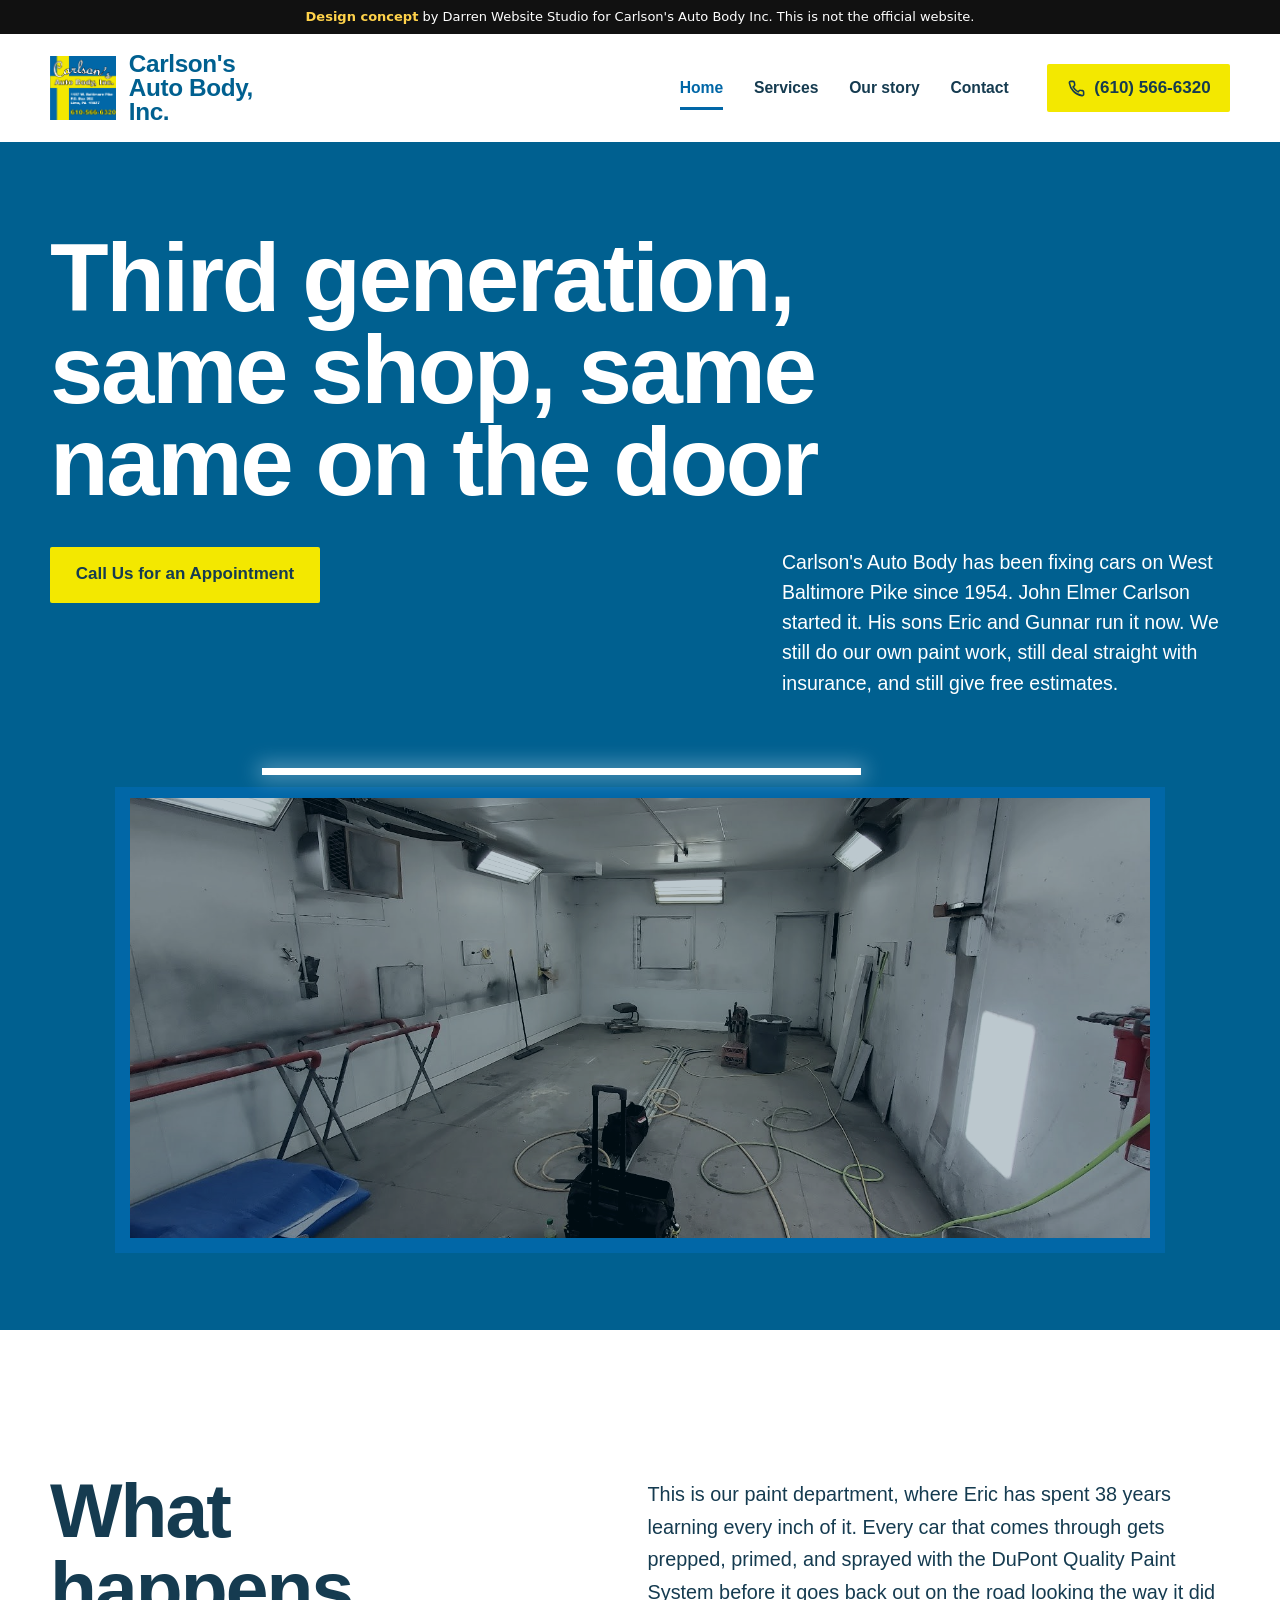
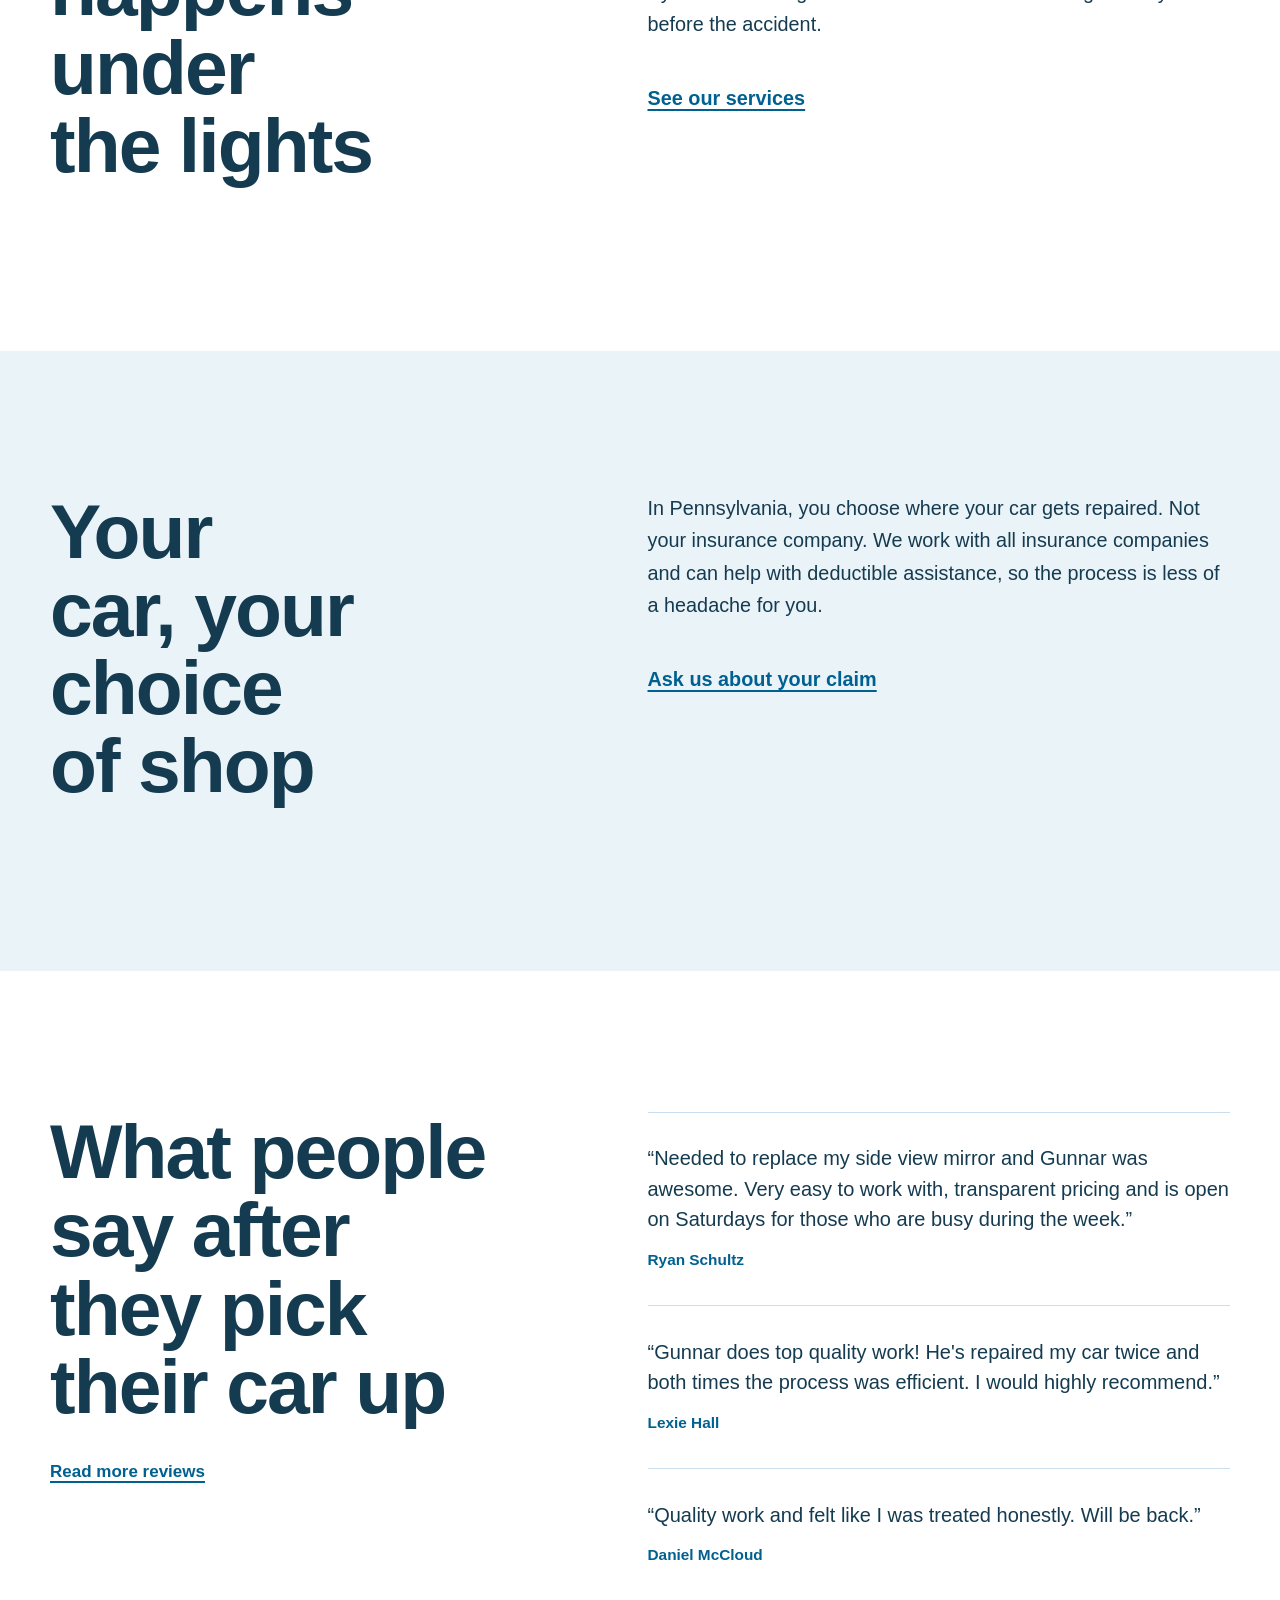
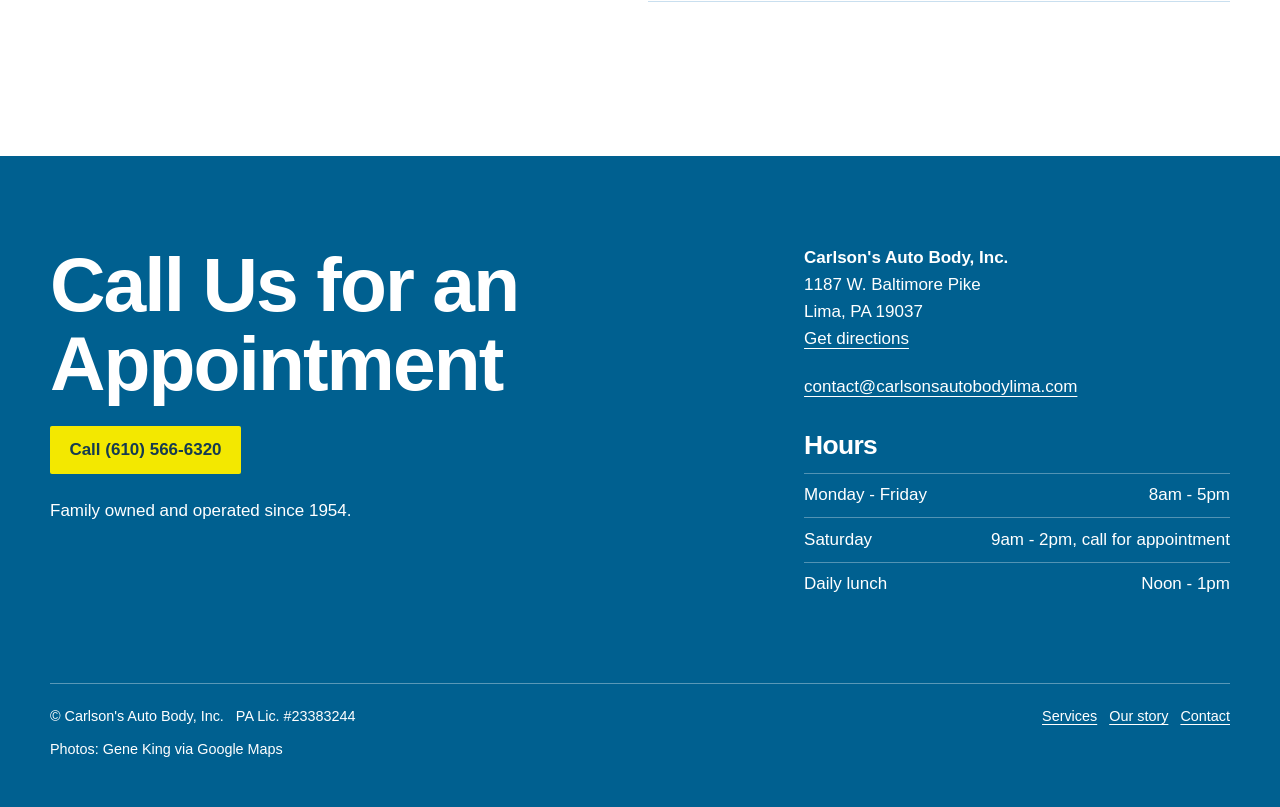
<file: index.html>
<!doctype html>
<html lang="en">
<head>
  <meta charset="utf-8">
  <meta name="viewport" content="width=device-width, initial-scale=1">
  <meta name="robots" content="noindex, nofollow">
  <meta name="theme-color" content="#006090">
  <meta name="description" content="Family owned collision repair shop in Lima, PA since 1954. Free estimates, DuPont paint system, all makes and models. Call (610) 566-6320.">
  <title>Carlson's Auto Body | Collision Repair in Lima, PA Since 1954</title>
  <link rel="preconnect" href="https://fonts.googleapis.com">
  <link rel="preconnect" href="https://fonts.gstatic.com" crossorigin>
  <link rel="stylesheet" href="styles.css">
  <script src="main.js" defer></script>
</head>
<body>
  <div id="concept-banner" style="background:#111;color:#fff;font:13px/1.4 system-ui,sans-serif;text-align:center;padding:8px 16px;position:relative;z-index:99"><b style="color:#ffd24a">Design concept</b> by Darren Website Studio for Carlson&#x27;s Auto Body Inc. This is not the official website.</div>
  <a class="skip-link" href="#main">Skip to content</a>

  <header class="site-header">
    <div class="container header-inner">
      <a class="brand" href="index.html" aria-label="Carlson's Auto Body, home">
        <img src="assets/logo-1.png" width="277" height="269" alt="Carlson's Auto Body, Inc. logo">
        <span class="brand-name">Carlson's Auto Body, Inc.</span>
      </a>

      <nav class="site-nav" aria-label="Main navigation">
        <a href="index.html" aria-current="page">Home</a>
        <a href="services.html">Services</a>
        <a href="story.html">Our story</a>
        <a href="contact.html">Contact</a>
      </nav>

      <a class="header-call" href="tel:610-566-6320" aria-label="Call Carlson's Auto Body at (610) 566-6320">
        <svg viewBox="0 0 24 24" aria-hidden="true">
          <path d="M21 16.5v2.7a1.8 1.8 0 0 1-2 1.8A18.7 18.7 0 0 1 3 5a1.8 1.8 0 0 1 1.8-2H7.5a1.8 1.8 0 0 1 1.8 1.5l.4 2.6a1.8 1.8 0 0 1-.5 1.6L7.7 10a15 15 0 0 0 6.3 6.3l1.3-1.5a1.8 1.8 0 0 1 1.6-.5l2.6.4a1.8 1.8 0 0 1 1.5 1.8Z"/>
        </svg>
        <span class="call-number">(610) 566-6320</span>
        <span class="call-short">Call us</span>
      </a>
    </div>
  </header>

  <main id="main">
    <section class="hero" aria-labelledby="home-heading">
      <div class="container hero-grid">
        <h1 id="home-heading">Third generation, same shop, same name on the door</h1>

        <div class="hero-action">
          <a class="button" href="tel:610-566-6320">Call Us for an Appointment</a>
        </div>

        <p class="hero-intro">Carlson's Auto Body has been fixing cars on West Baltimore Pike since 1954. John Elmer Carlson started it. His sons Eric and Gunnar run it now. We still do our own paint work, still deal straight with insurance, and still give free estimates.</p>

        <figure class="workstage">
          <div class="workstage-image">
            <img src="assets/google-1.jpg" width="1600" height="900" alt="The lit paint workspace at Carlson's Auto Body, with preparation stands and equipment.">
          </div>
        </figure>
      </div>
    </section>

    <section class="section workspace-section" aria-labelledby="workspace-heading">
      <div class="container split-section">
        <h2 class="section-title" id="workspace-heading">What happens under the lights</h2>
        <div class="section-copy">
          <p>This is our paint department, where Eric has spent 38 years learning every inch of it. Every car that comes through gets prepped, primed, and sprayed with the DuPont Quality Paint System before it goes back out on the road looking the way it did before the accident.</p>
          <a class="text-link" href="services.html">See our services</a>
        </div>
      </div>
    </section>

    <section class="section insurance-section" aria-labelledby="insurance-heading">
      <div class="container split-section">
        <h2 class="section-title" id="insurance-heading">Your car, your choice of shop</h2>
        <div class="section-copy">
          <p>In Pennsylvania, you choose where your car gets repaired. Not your insurance company. We work with all insurance companies and can help with deductible assistance, so the process is less of a headache for you.</p>
          <a class="text-link" href="tel:610-566-6320">Ask us about your claim</a>
        </div>
      </div>
    </section>

    <section class="section reviews-section" aria-labelledby="reviews-heading">
      <div class="container reviews-layout">
        <div class="reviews-intro">
          <h2 class="section-title" id="reviews-heading">What people say after they pick their car up</h2>
          <a class="text-link" href="contact.html">Read more reviews</a>
        </div>

        <div class="review-list">
          <blockquote class="review">
            <p>“Needed to replace my side view mirror and Gunnar was awesome. Very easy to work with, transparent pricing and is open on Saturdays for those who are busy during the week.”</p>
            <cite>Ryan Schultz</cite>
          </blockquote>

          <blockquote class="review">
            <p>“Gunnar does top quality work! He's repaired my car twice and both times the process was efficient. I would highly recommend.”</p>
            <cite>Lexie Hall</cite>
          </blockquote>

          <blockquote class="review">
            <p>“Quality work and felt like I was treated honestly. Will be back.”</p>
            <cite>Daniel McCloud</cite>
          </blockquote>
        </div>
      </div>
    </section>
  </main>

  <footer class="site-footer">
    <div class="container">
      <div class="footer-main">
        <div>
          <h2 class="footer-heading">Call Us for an Appointment</h2>
          <a class="button" href="tel:610-566-6320">Call (610) 566-6320</a>
          <p>Family owned and operated since 1954.</p>
        </div>

        <div class="footer-details">
          <p><strong>Carlson's Auto Body, Inc.</strong><br>
            1187 W. Baltimore Pike<br>
            Lima, PA 19037<br>
            <a href="https://www.google.com/maps/search/?api=1&amp;query=1187+W+Baltimore+Pike%2C+Lima%2C+PA+19037%2C+USA">Get directions</a>
          </p>
          <p><a href="mailto:contact@carlsonsautobodylima.com">contact@carlsonsautobodylima.com</a></p>

          <div class="footer-hours">
            <h3>Hours</h3>
            <dl class="hours-list">
              <div><dt>Monday - Friday</dt><dd>8am - 5pm</dd></div>
              <div><dt>Saturday</dt><dd>9am - 2pm, call for appointment</dd></div>
              <div><dt>Daily lunch</dt><dd>Noon - 1pm</dd></div>
            </dl>
          </div>
        </div>
      </div>

      <div class="footer-bottom">
        <p>© Carlson's Auto Body, Inc. &nbsp; PA Lic. #23383244</p>
        <p><a href="services.html">Services</a> &nbsp; <a href="story.html">Our story</a> &nbsp; <a href="contact.html">Contact</a></p>
      </div>
      <p class="photo-credits">Photos: Gene King via Google Maps</p>
    </div>
  </footer>
</body>
</html>
</file>
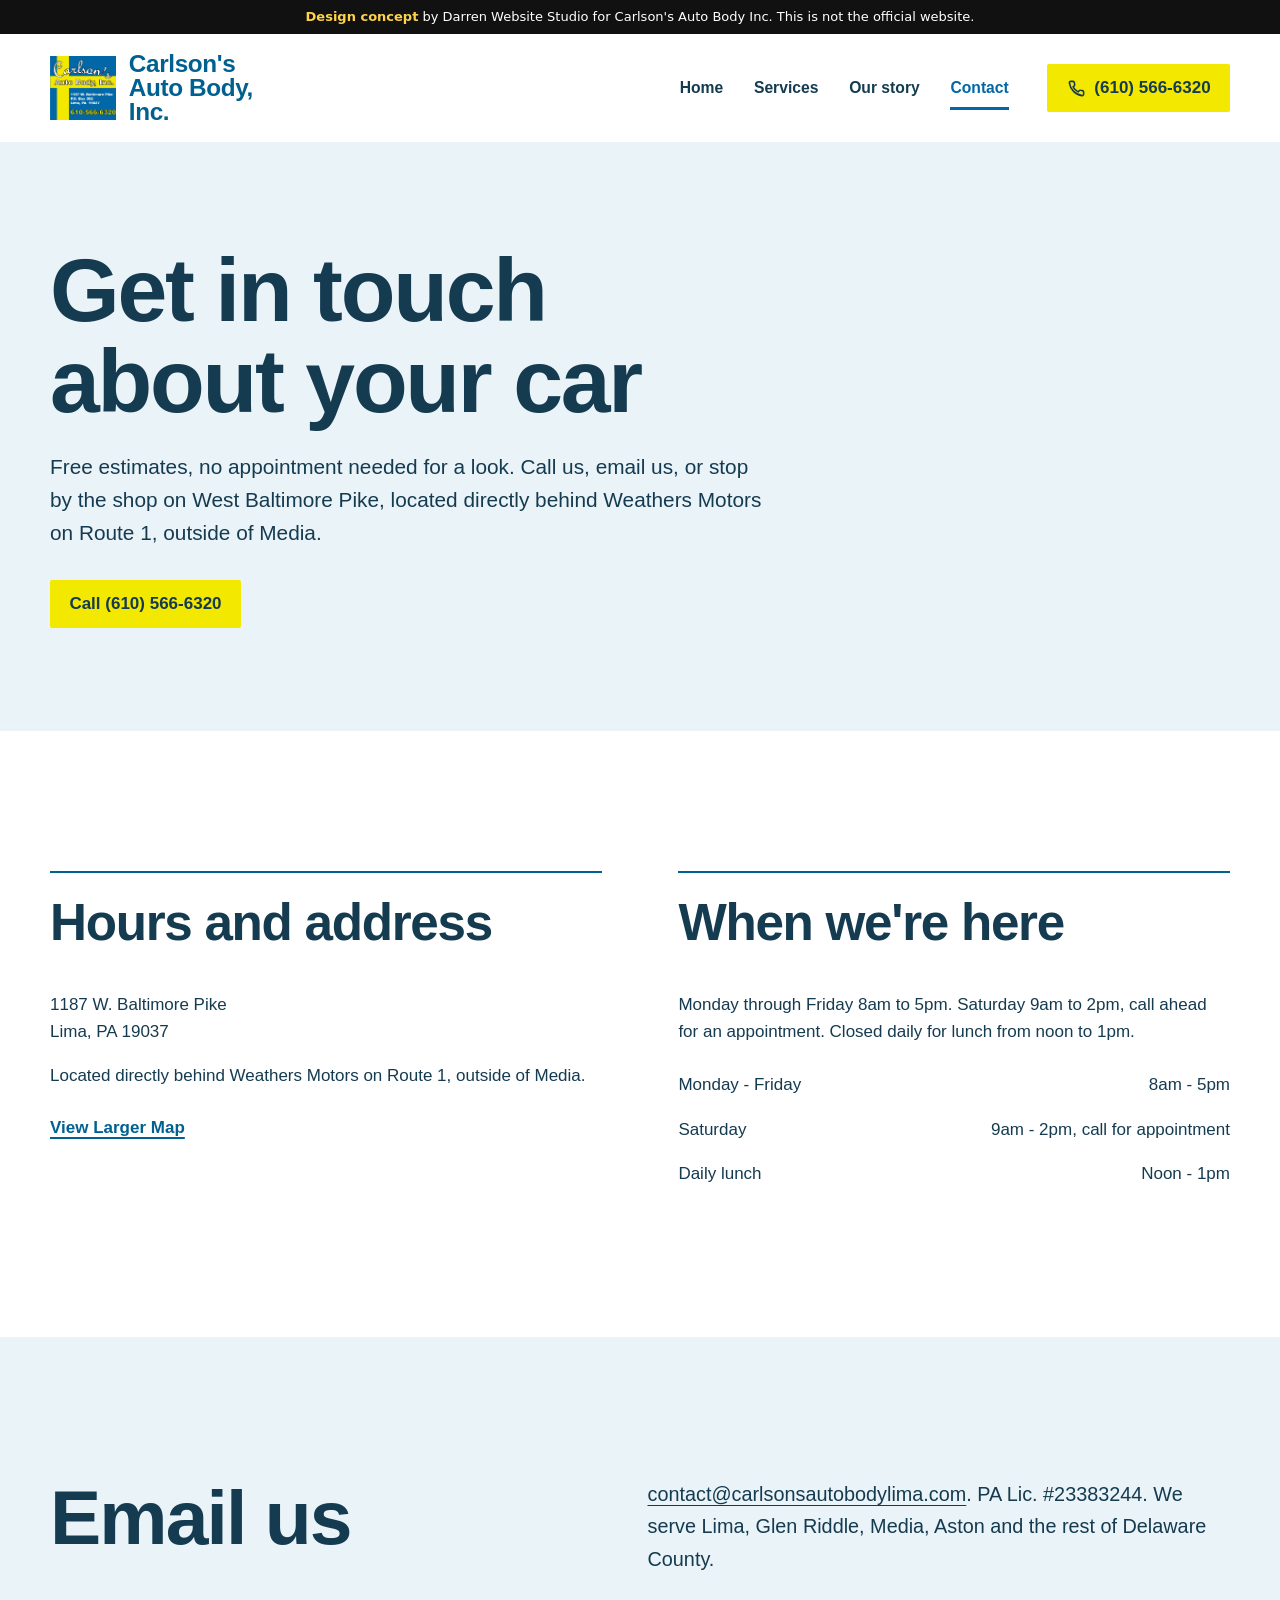
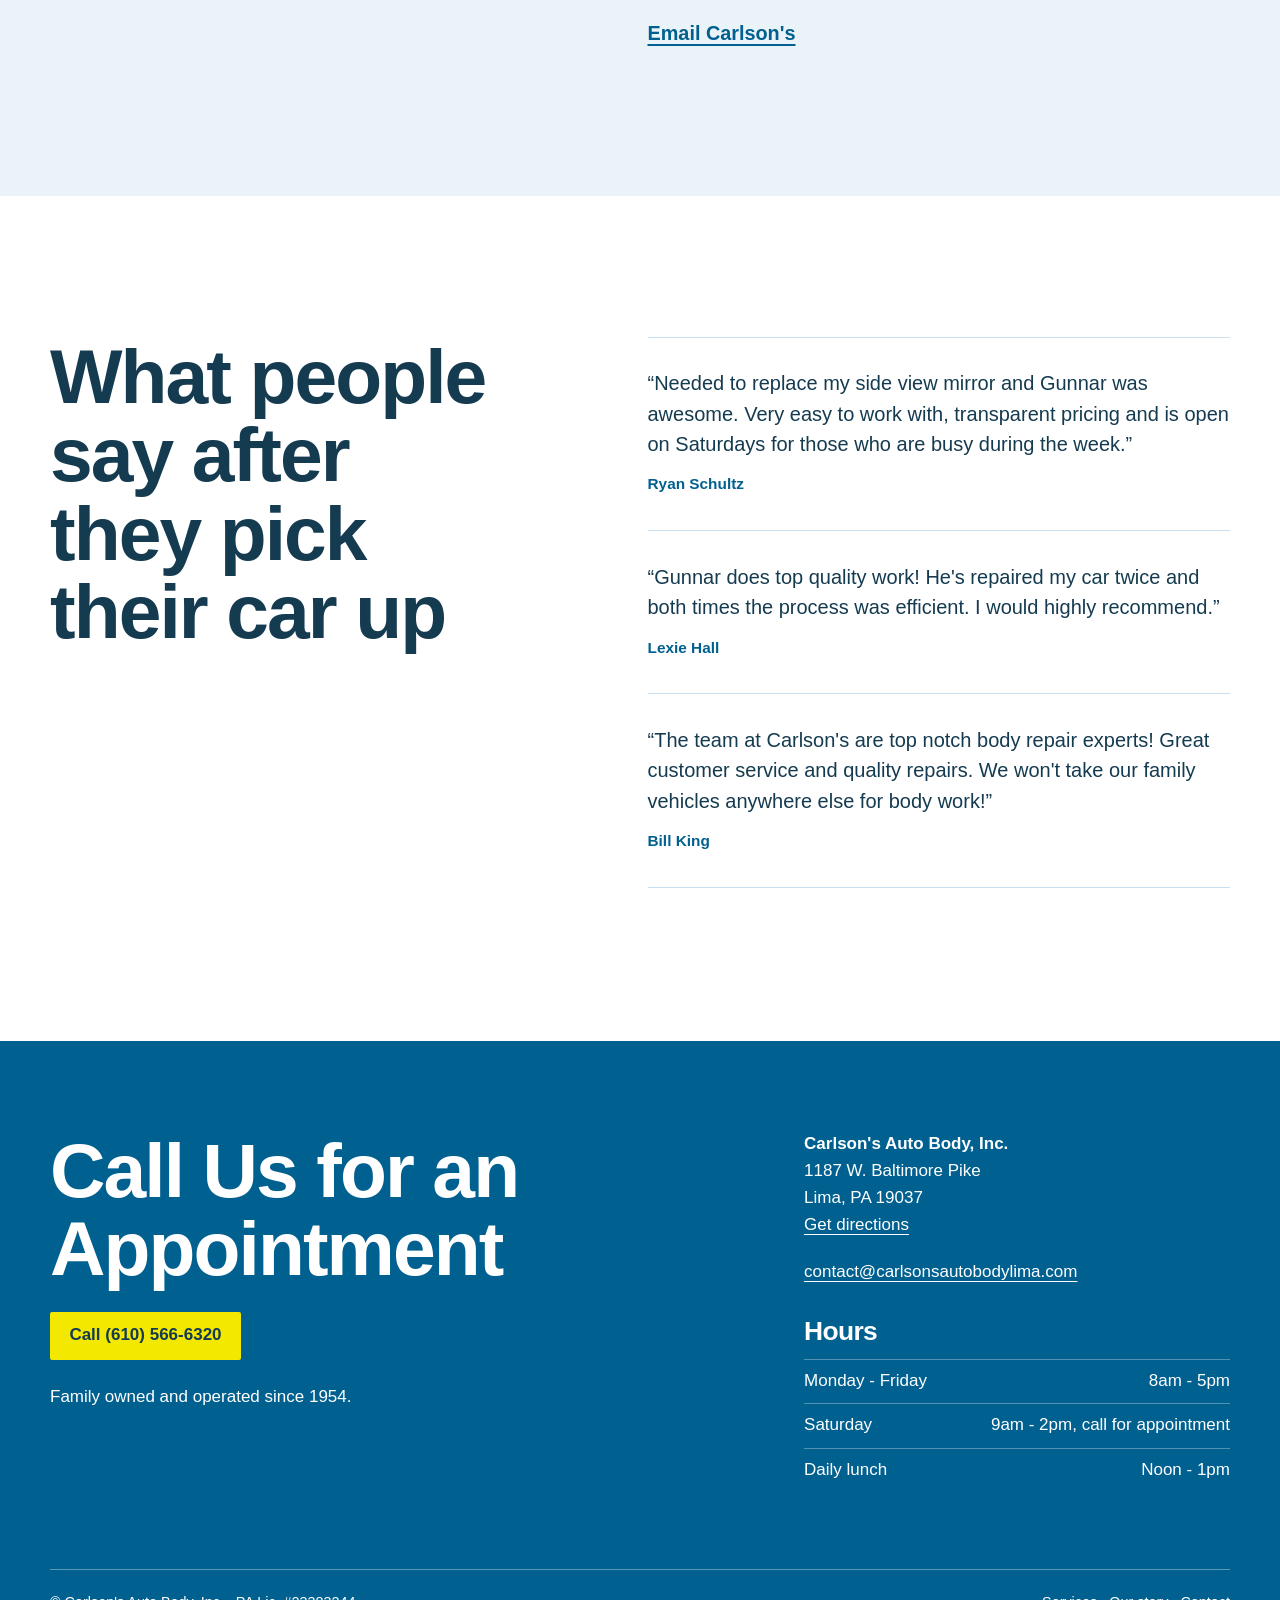
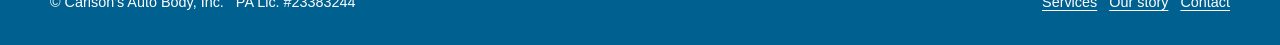
<file: contact.html>
<!doctype html>
<html lang="en">
<head>
  <meta charset="utf-8">
  <meta name="viewport" content="width=device-width, initial-scale=1">
  <meta name="robots" content="noindex, nofollow">
  <meta name="theme-color" content="#006090">
  <meta name="description" content="Call, email, or stop by Carlson's Auto Body at 1187 W. Baltimore Pike, Lima, PA. Monday to Friday 8am-5pm, Saturday by appointment.">
  <title>Contact Us | Carlson's Auto Body, Lima PA</title>
  <link rel="preconnect" href="https://fonts.googleapis.com">
  <link rel="preconnect" href="https://fonts.gstatic.com" crossorigin>
  <link rel="stylesheet" href="styles.css">
  <script src="main.js" defer></script>
</head>
<body>
  <div id="concept-banner" style="background:#111;color:#fff;font:13px/1.4 system-ui,sans-serif;text-align:center;padding:8px 16px;position:relative;z-index:99"><b style="color:#ffd24a">Design concept</b> by Darren Website Studio for Carlson&#x27;s Auto Body Inc. This is not the official website.</div>
  <a class="skip-link" href="#main">Skip to content</a>

  <header class="site-header">
    <div class="container header-inner">
      <a class="brand" href="index.html" aria-label="Carlson's Auto Body, home">
        <img src="assets/logo-1.png" width="277" height="269" alt="Carlson's Auto Body, Inc. logo">
        <span class="brand-name">Carlson's Auto Body, Inc.</span>
      </a>
      <nav class="site-nav" aria-label="Main navigation">
        <a href="index.html">Home</a>
        <a href="services.html">Services</a>
        <a href="story.html">Our story</a>
        <a href="contact.html" aria-current="page">Contact</a>
      </nav>
      <a class="header-call" href="tel:610-566-6320" aria-label="Call Carlson's Auto Body at (610) 566-6320">
        <svg viewBox="0 0 24 24" aria-hidden="true">
          <path d="M21 16.5v2.7a1.8 1.8 0 0 1-2 1.8A18.7 18.7 0 0 1 3 5a1.8 1.8 0 0 1 1.8-2H7.5a1.8 1.8 0 0 1 1.8 1.5l.4 2.6a1.8 1.8 0 0 1-.5 1.6L7.7 10a15 15 0 0 0 6.3 6.3l1.3-1.5a1.8 1.8 0 0 1 1.6-.5l2.6.4a1.8 1.8 0 0 1 1.5 1.8Z"/>
        </svg>
        <span class="call-number">(610) 566-6320</span>
        <span class="call-short">Call us</span>
      </a>
    </div>
  </header>

  <main id="main">
    <section class="page-hero" id="contact-hero" aria-labelledby="contact-heading">
      <div class="container">
        <h1 id="contact-heading">Get in touch about your car</h1>
        <p>Free estimates, no appointment needed for a look. Call us, email us, or stop by the shop on West Baltimore Pike, located directly behind Weathers Motors on Route 1, outside of Media.</p>
        <a class="button" href="tel:610-566-6320">Call (610) 566-6320</a>
      </div>
    </section>

    <section class="section" id="hours-address" aria-label="Hours and address">
      <div class="container contact-grid">
        <div class="contact-panel">
          <h2>Hours and address</h2>
          <p>1187 W. Baltimore Pike<br>Lima, PA 19037</p>
          <p>Located directly behind Weathers Motors on Route 1, outside of Media.</p>
          <a class="text-link" href="http://maps.google.com/maps?f=q&amp;source=embed&amp;hl=en&amp;geocode=&amp;q=Carlson's+Auto+Body+Inc,+West+Baltimore+Pike,+Lima,+PA&amp;aq=0&amp;oq=carlsons&amp;sll=41.117935,-77.604698&amp;sspn=4.518569,8.338623&amp;ie=UTF8&amp;hq=Carlson's+Auto+Body+Inc,&amp;hnear=W+Baltimore+Pike,+Lima,+Delaware,+Pennsylvania+19063&amp;t=m&amp;cid=7734622427195908199&amp;ll=39.912765,-75.438824&amp;spn=0.023042,0.045061&amp;z=14&amp;iwloc=A">View Larger Map</a>
        </div>
        <div class="contact-panel">
          <h2>When we're here</h2>
          <p>Monday through Friday 8am to 5pm. Saturday 9am to 2pm, call ahead for an appointment. Closed daily for lunch from noon to 1pm.</p>
          <dl class="hours-list">
            <div><dt>Monday - Friday</dt><dd>8am - 5pm</dd></div>
            <div><dt>Saturday</dt><dd>9am - 2pm, call for appointment</dd></div>
            <div><dt>Daily lunch</dt><dd>Noon - 1pm</dd></div>
          </dl>
        </div>
      </div>
    </section>

    <section class="section insurance-section" id="email" aria-labelledby="email-heading">
      <div class="container split-section">
        <h2 class="section-title" id="email-heading">Email us</h2>
        <div class="section-copy">
          <p><a href="mailto:contact@carlsonsautobodylima.com">contact@carlsonsautobodylima.com</a>. PA Lic. #23383244. We serve Lima, Glen Riddle, Media, Aston and the rest of Delaware County.</p>
          <a class="text-link" href="mailto:contact@carlsonsautobodylima.com">Email Carlson's</a>
        </div>
      </div>
    </section>

    <section class="section reviews-section" aria-labelledby="contact-reviews-heading">
      <div class="container reviews-layout">
        <div class="reviews-intro">
          <h2 class="section-title" id="contact-reviews-heading">What people say after they pick their car up</h2>
        </div>
        <div class="review-list">
          <blockquote class="review">
            <p>“Needed to replace my side view mirror and Gunnar was awesome. Very easy to work with, transparent pricing and is open on Saturdays for those who are busy during the week.”</p>
            <cite>Ryan Schultz</cite>
          </blockquote>
          <blockquote class="review">
            <p>“Gunnar does top quality work! He's repaired my car twice and both times the process was efficient. I would highly recommend.”</p>
            <cite>Lexie Hall</cite>
          </blockquote>
          <blockquote class="review">
            <p>“The team at Carlson's are top notch body repair experts! Great customer service and quality repairs. We won't take our family vehicles anywhere else for body work!”</p>
            <cite>Bill King</cite>
          </blockquote>
        </div>
      </div>
    </section>
  </main>

  <footer class="site-footer">
    <div class="container">
      <div class="footer-main">
        <div>
          <h2 class="footer-heading">Call Us for an Appointment</h2>
          <a class="button" href="tel:610-566-6320">Call (610) 566-6320</a>
          <p>Family owned and operated since 1954.</p>
        </div>
        <div class="footer-details">
          <p><strong>Carlson's Auto Body, Inc.</strong><br>
            1187 W. Baltimore Pike<br>
            Lima, PA 19037<br>
            <a href="https://www.google.com/maps/search/?api=1&amp;query=1187+W+Baltimore+Pike%2C+Lima%2C+PA+19037%2C+USA">Get directions</a>
          </p>
          <p><a href="mailto:contact@carlsonsautobodylima.com">contact@carlsonsautobodylima.com</a></p>
          <div class="footer-hours">
            <h3>Hours</h3>
            <dl class="hours-list">
              <div><dt>Monday - Friday</dt><dd>8am - 5pm</dd></div>
              <div><dt>Saturday</dt><dd>9am - 2pm, call for appointment</dd></div>
              <div><dt>Daily lunch</dt><dd>Noon - 1pm</dd></div>
            </dl>
          </div>
        </div>
      </div>
      <div class="footer-bottom">
        <p>© Carlson's Auto Body, Inc. &nbsp; PA Lic. #23383244</p>
        <p><a href="services.html">Services</a> &nbsp; <a href="story.html">Our story</a> &nbsp; <a href="contact.html">Contact</a></p>
      </div>
    </div>
  </footer>
</body>
</html>
</file>
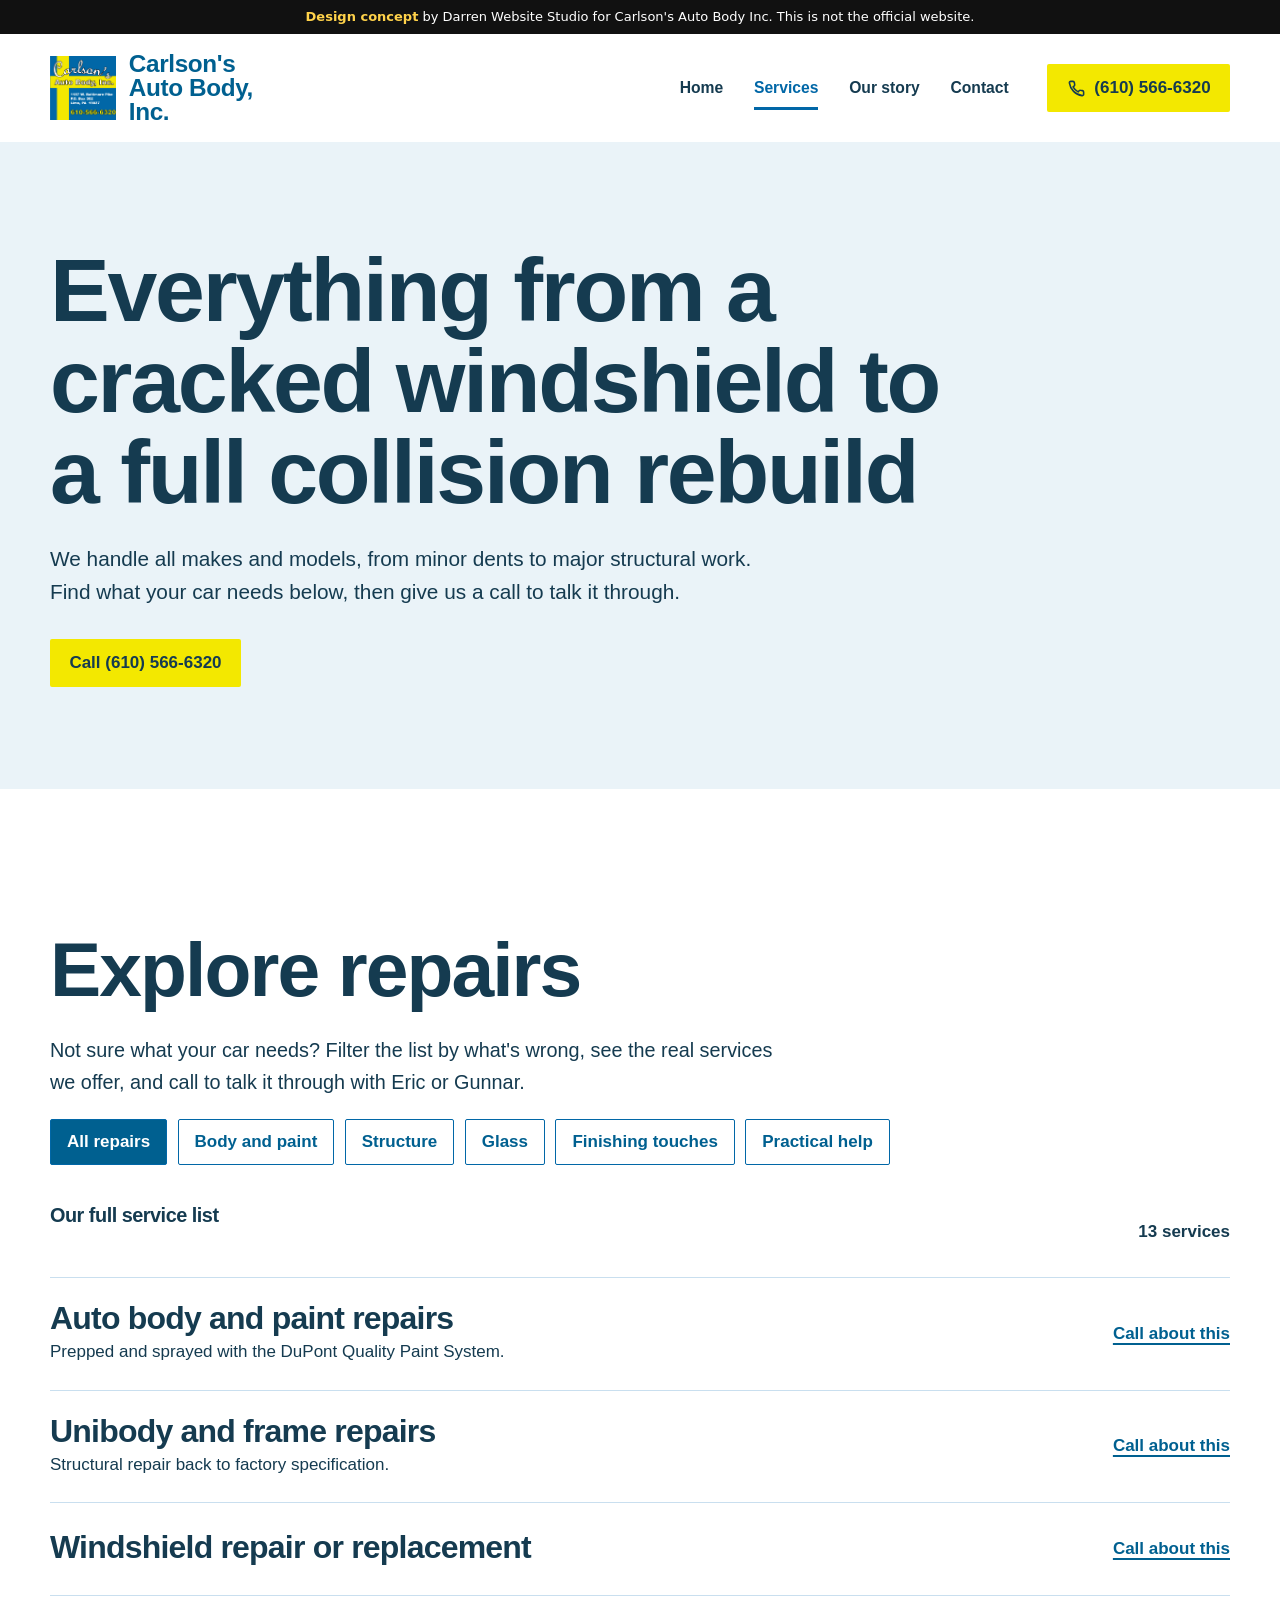
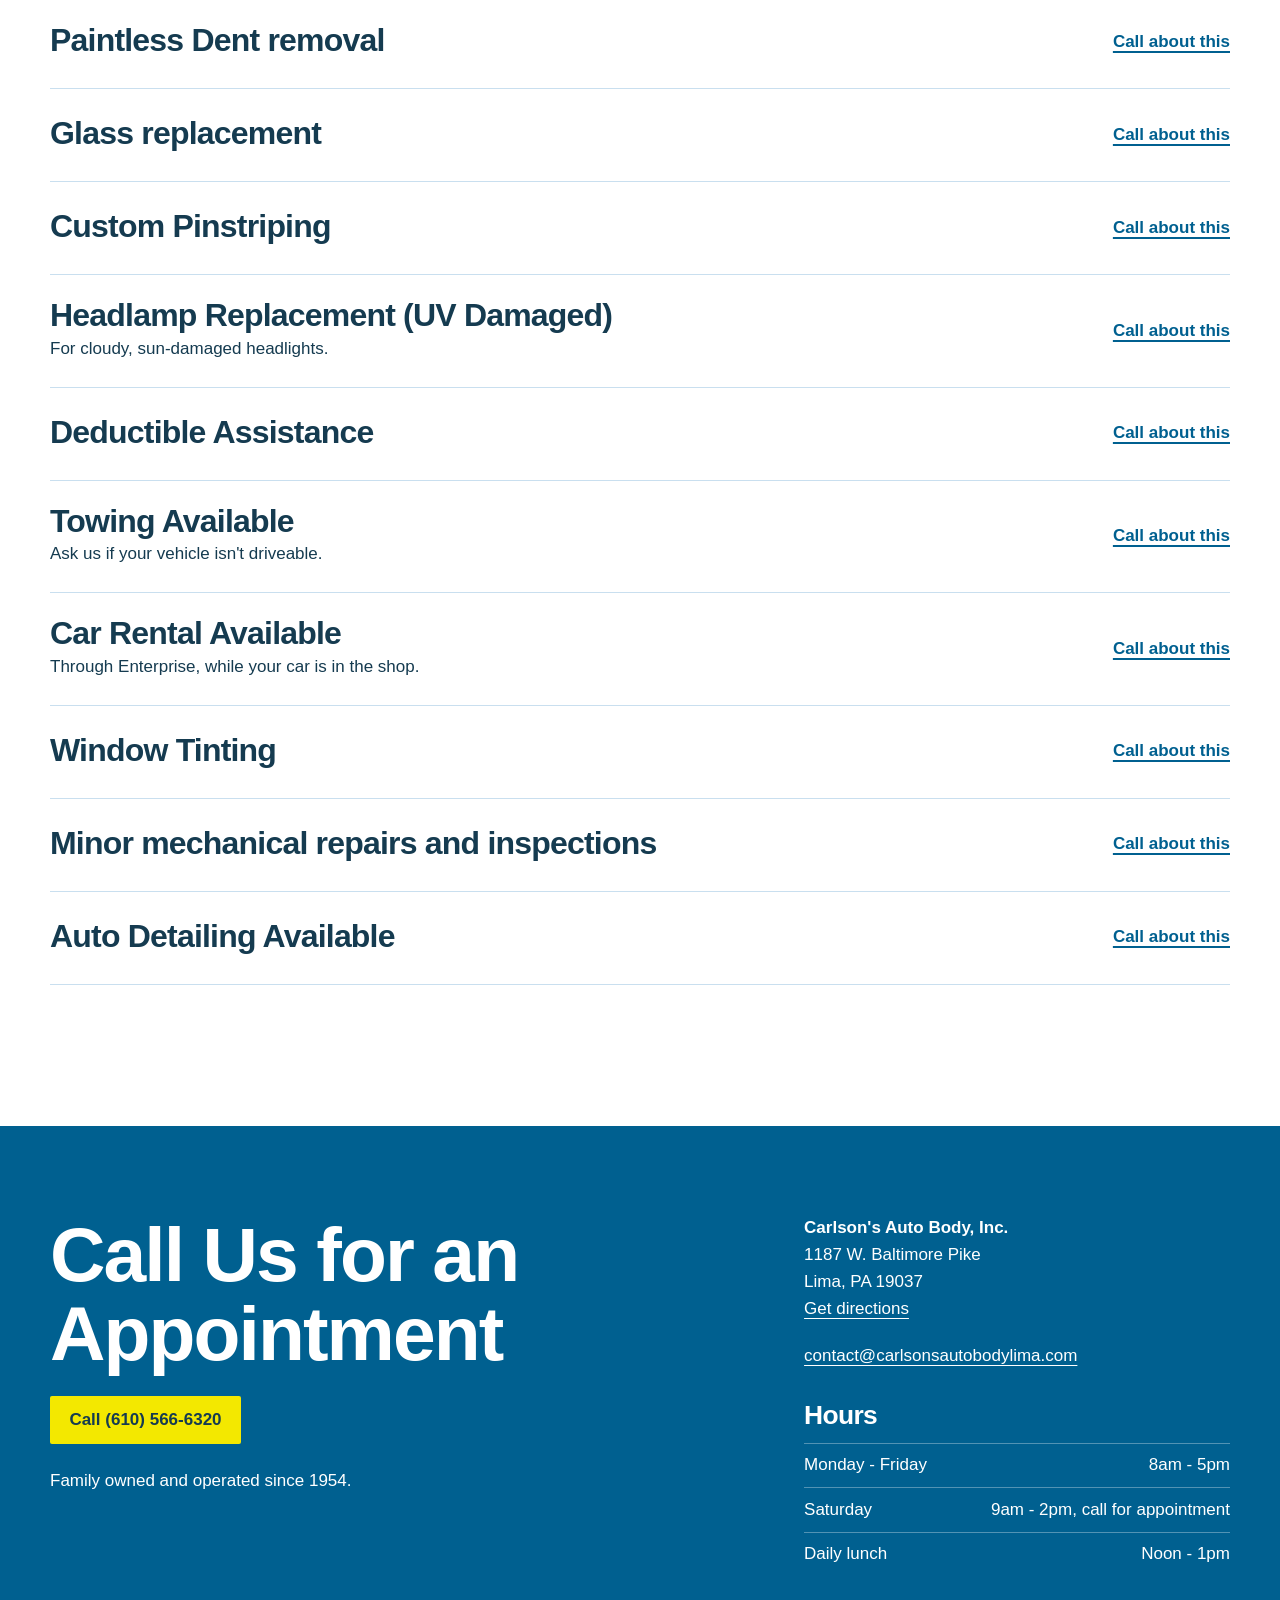
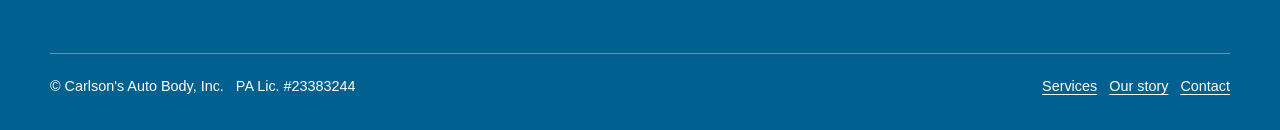
<file: services.html>
<!doctype html>
<html lang="en">
<head>
  <meta charset="utf-8">
  <meta name="viewport" content="width=device-width, initial-scale=1">
  <meta name="robots" content="noindex, nofollow">
  <meta name="theme-color" content="#006090">
  <meta name="description" content="Auto body and paint repairs, frame repairs, glass replacement, dent removal and more at Carlson's Auto Body in Lima, PA.">
  <title>Services | Carlson's Auto Body, Lima PA</title>
  <link rel="preconnect" href="https://fonts.googleapis.com">
  <link rel="preconnect" href="https://fonts.gstatic.com" crossorigin>
  <link rel="stylesheet" href="styles.css">
  <script src="main.js" defer></script>
</head>
<body>
  <div id="concept-banner" style="background:#111;color:#fff;font:13px/1.4 system-ui,sans-serif;text-align:center;padding:8px 16px;position:relative;z-index:99"><b style="color:#ffd24a">Design concept</b> by Darren Website Studio for Carlson&#x27;s Auto Body Inc. This is not the official website.</div>
  <a class="skip-link" href="#main">Skip to content</a>

  <header class="site-header">
    <div class="container header-inner">
      <a class="brand" href="index.html" aria-label="Carlson's Auto Body, home">
        <img src="assets/logo-1.png" width="277" height="269" alt="Carlson's Auto Body, Inc. logo">
        <span class="brand-name">Carlson's Auto Body, Inc.</span>
      </a>
      <nav class="site-nav" aria-label="Main navigation">
        <a href="index.html">Home</a>
        <a href="services.html" aria-current="page">Services</a>
        <a href="story.html">Our story</a>
        <a href="contact.html">Contact</a>
      </nav>
      <a class="header-call" href="tel:610-566-6320" aria-label="Call Carlson's Auto Body at (610) 566-6320">
        <svg viewBox="0 0 24 24" aria-hidden="true">
          <path d="M21 16.5v2.7a1.8 1.8 0 0 1-2 1.8A18.7 18.7 0 0 1 3 5a1.8 1.8 0 0 1 1.8-2H7.5a1.8 1.8 0 0 1 1.8 1.5l.4 2.6a1.8 1.8 0 0 1-.5 1.6L7.7 10a15 15 0 0 0 6.3 6.3l1.3-1.5a1.8 1.8 0 0 1 1.6-.5l2.6.4a1.8 1.8 0 0 1 1.5 1.8Z"/>
        </svg>
        <span class="call-number">(610) 566-6320</span>
        <span class="call-short">Call us</span>
      </a>
    </div>
  </header>

  <main id="main">
    <section class="page-hero" id="services-hero" aria-labelledby="services-heading">
      <div class="container">
        <h1 id="services-heading">Everything from a cracked windshield to a full collision rebuild</h1>
        <p>We handle all makes and models, from minor dents to major structural work. Find what your car needs below, then give us a call to talk it through.</p>
        <a class="button" href="tel:610-566-6320">Call (610) 566-6320</a>
      </div>
    </section>

    <section class="section" id="full-list" aria-labelledby="explore-heading">
      <div class="container">
        <h2 class="section-title" id="explore-heading">Explore repairs</h2>
        <p class="section-copy">Not sure what your car needs? Filter the list by what's wrong, see the real services we offer, and call to talk it through with Eric or Gunnar.</p>

        <div class="repair-filters" data-repair-filters role="group" aria-label="Filter repairs" hidden>
          <button class="repair-filter" type="button" data-filter="all" aria-pressed="true">All repairs</button>
          <button class="repair-filter" type="button" data-filter="body-paint" aria-pressed="false">Body and paint</button>
          <button class="repair-filter" type="button" data-filter="structure" aria-pressed="false">Structure</button>
          <button class="repair-filter" type="button" data-filter="glass" aria-pressed="false">Glass</button>
          <button class="repair-filter" type="button" data-filter="finishing" aria-pressed="false">Finishing touches</button>
          <button class="repair-filter" type="button" data-filter="practical" aria-pressed="false">Practical help</button>
        </div>

        <div class="repair-header">
          <h3 id="service-results-heading">Our full service list</h3>
          <p class="repair-count" data-filter-count aria-live="polite" aria-atomic="true">13 services</p>
        </div>

        <div class="repair-list" aria-labelledby="service-results-heading">
          <article class="repair-item" data-service-item data-category="body-paint">
            <div><h3>Auto body and paint repairs</h3><p>Prepped and sprayed with the DuPont Quality Paint System.</p></div>
            <a class="text-link" href="tel:610-566-6320" aria-label="Call about auto body and paint repairs">Call about this</a>
          </article>
          <article class="repair-item" data-service-item data-category="structure">
            <div><h3>Unibody and frame repairs</h3><p>Structural repair back to factory specification.</p></div>
            <a class="text-link" href="tel:610-566-6320" aria-label="Call about unibody and frame repairs">Call about this</a>
          </article>
          <article class="repair-item" data-service-item data-category="glass">
            <div><h3>Windshield repair or replacement</h3></div>
            <a class="text-link" href="tel:610-566-6320" aria-label="Call about windshield repair or replacement">Call about this</a>
          </article>
          <article class="repair-item" data-service-item data-category="body-paint">
            <div><h3>Paintless Dent removal</h3></div>
            <a class="text-link" href="tel:610-566-6320" aria-label="Call about paintless dent removal">Call about this</a>
          </article>
          <article class="repair-item" data-service-item data-category="glass">
            <div><h3>Glass replacement</h3></div>
            <a class="text-link" href="tel:610-566-6320" aria-label="Call about glass replacement">Call about this</a>
          </article>
          <article class="repair-item" data-service-item data-category="finishing">
            <div><h3>Custom Pinstriping</h3></div>
            <a class="text-link" href="tel:610-566-6320" aria-label="Call about custom pinstriping">Call about this</a>
          </article>
          <article class="repair-item" data-service-item data-category="finishing">
            <div><h3>Headlamp Replacement (UV Damaged)</h3><p>For cloudy, sun-damaged headlights.</p></div>
            <a class="text-link" href="tel:610-566-6320" aria-label="Call about headlamp replacement">Call about this</a>
          </article>
          <article class="repair-item" data-service-item data-category="practical">
            <div><h3>Deductible Assistance</h3></div>
            <a class="text-link" href="tel:610-566-6320" aria-label="Call about deductible assistance">Call about this</a>
          </article>
          <article class="repair-item" data-service-item data-category="practical">
            <div><h3>Towing Available</h3><p>Ask us if your vehicle isn't driveable.</p></div>
            <a class="text-link" href="tel:610-566-6320" aria-label="Call about towing">Call about this</a>
          </article>
          <article class="repair-item" data-service-item data-category="practical">
            <div><h3>Car Rental Available</h3><p>Through Enterprise, while your car is in the shop.</p></div>
            <a class="text-link" href="tel:610-566-6320" aria-label="Call about car rental">Call about this</a>
          </article>
          <article class="repair-item" data-service-item data-category="practical">
            <div><h3>Window Tinting</h3></div>
            <a class="text-link" href="tel:610-566-6320" aria-label="Call about window tinting">Call about this</a>
          </article>
          <article class="repair-item" data-service-item data-category="practical">
            <div><h3>Minor mechanical repairs and inspections</h3></div>
            <a class="text-link" href="tel:610-566-6320" aria-label="Call about minor mechanical repairs and inspections">Call about this</a>
          </article>
          <article class="repair-item" data-service-item data-category="practical">
            <div><h3>Auto Detailing Available</h3></div>
            <a class="text-link" href="tel:610-566-6320" aria-label="Call about auto detailing">Call about this</a>
          </article>
        </div>
        <p class="repair-empty" data-filter-empty hidden>Give us a call and describe what happened. We'll tell you exactly what it falls under.</p>
      </div>
    </section>
  </main>

  <footer class="site-footer">
    <div class="container">
      <div class="footer-main">
        <div>
          <h2 class="footer-heading">Call Us for an Appointment</h2>
          <a class="button" href="tel:610-566-6320">Call (610) 566-6320</a>
          <p>Family owned and operated since 1954.</p>
        </div>
        <div class="footer-details">
          <p><strong>Carlson's Auto Body, Inc.</strong><br>
            1187 W. Baltimore Pike<br>
            Lima, PA 19037<br>
            <a href="https://www.google.com/maps/search/?api=1&amp;query=1187+W+Baltimore+Pike%2C+Lima%2C+PA+19037%2C+USA">Get directions</a>
          </p>
          <p><a href="mailto:contact@carlsonsautobodylima.com">contact@carlsonsautobodylima.com</a></p>
          <div class="footer-hours">
            <h3>Hours</h3>
            <dl class="hours-list">
              <div><dt>Monday - Friday</dt><dd>8am - 5pm</dd></div>
              <div><dt>Saturday</dt><dd>9am - 2pm, call for appointment</dd></div>
              <div><dt>Daily lunch</dt><dd>Noon - 1pm</dd></div>
            </dl>
          </div>
        </div>
      </div>
      <div class="footer-bottom">
        <p>© Carlson's Auto Body, Inc. &nbsp; PA Lic. #23383244</p>
        <p><a href="services.html">Services</a> &nbsp; <a href="story.html">Our story</a> &nbsp; <a href="contact.html">Contact</a></p>
      </div>
    </div>
  </footer>
</body>
</html>
</file>
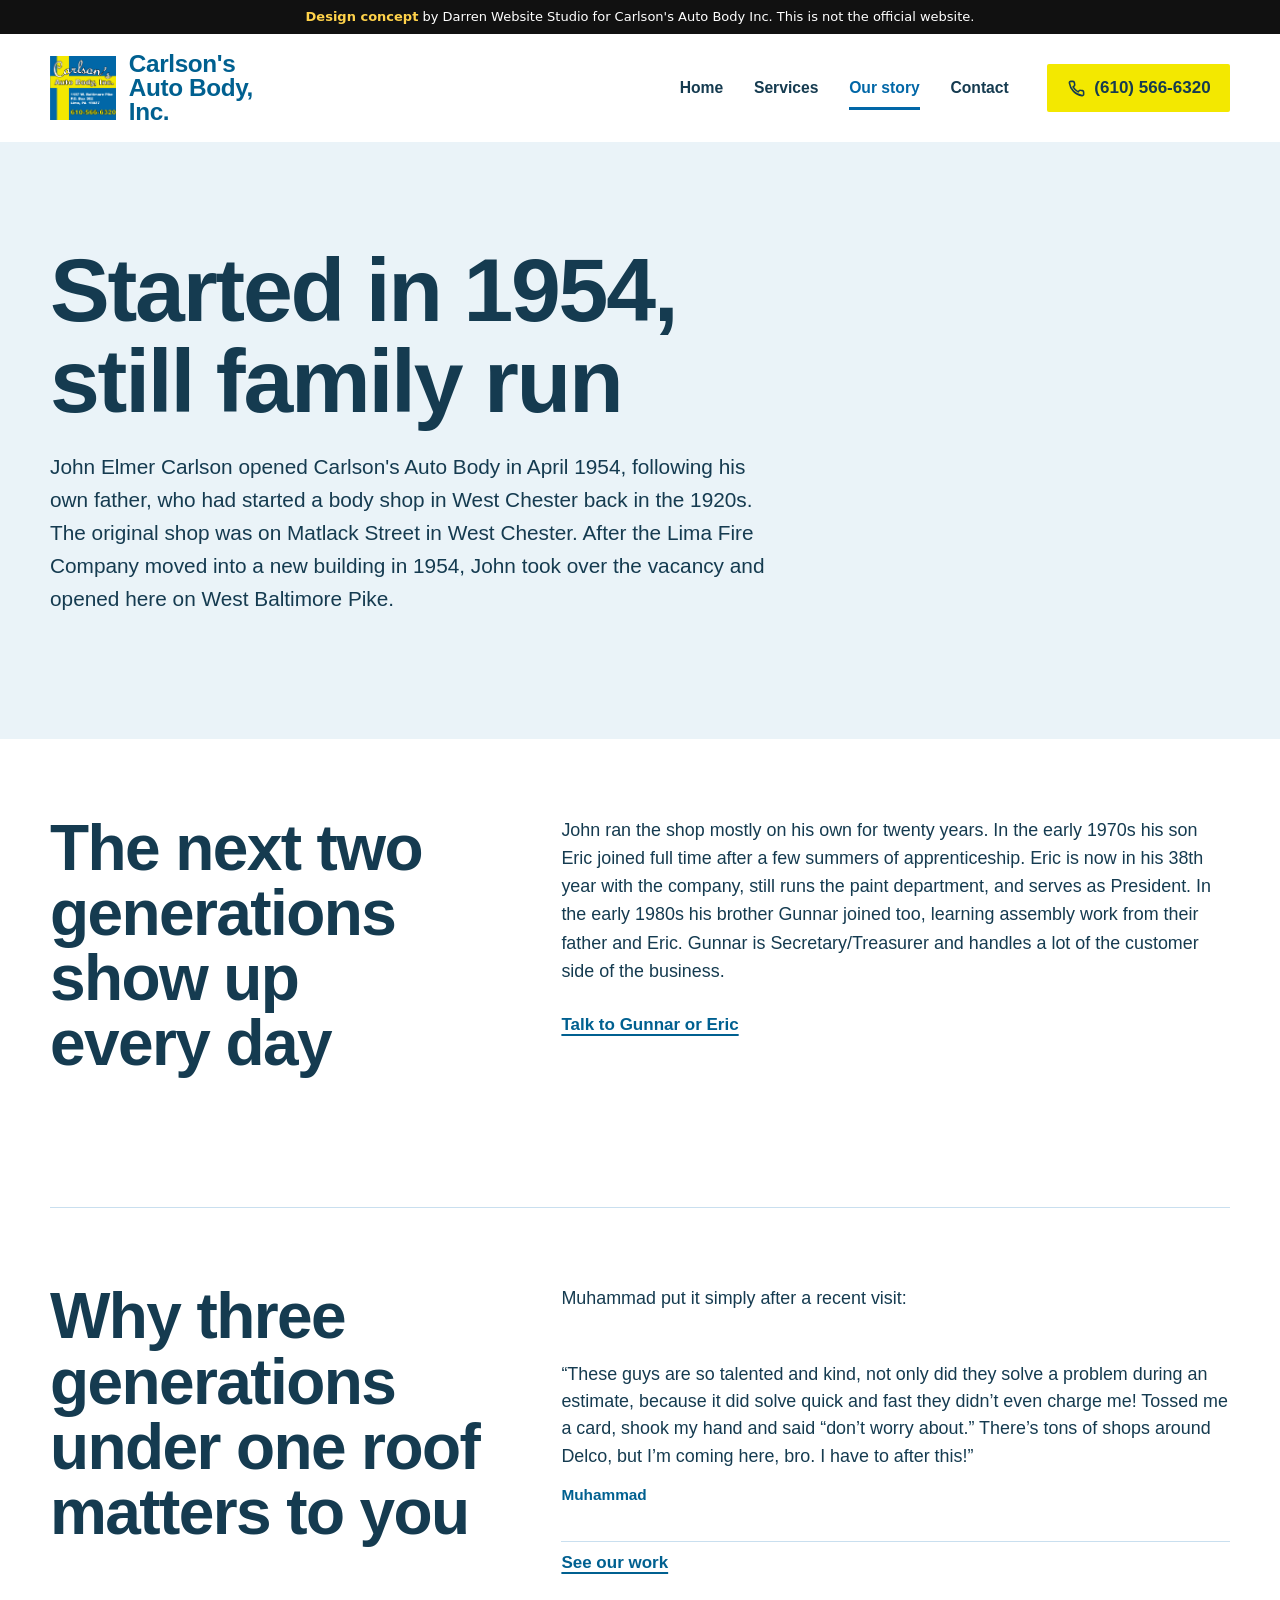
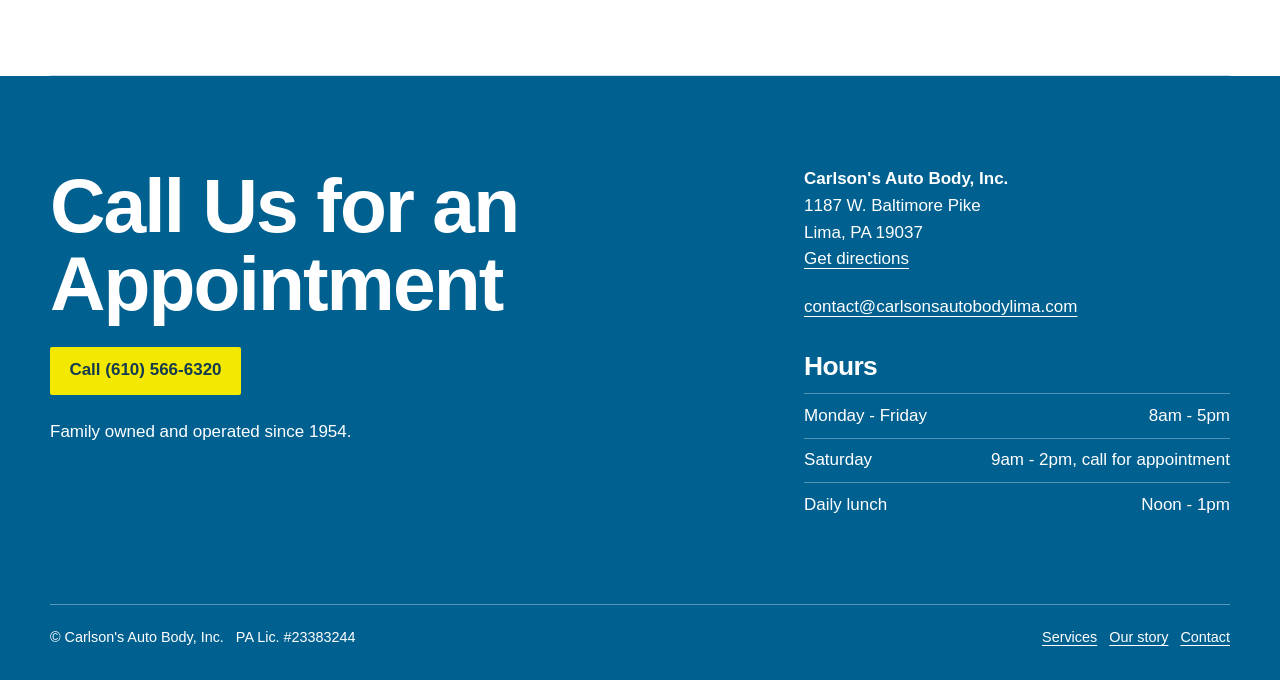
<file: story.html>
<!doctype html>
<html lang="en">
<head>
  <meta charset="utf-8">
  <meta name="viewport" content="width=device-width, initial-scale=1">
  <meta name="robots" content="noindex, nofollow">
  <meta name="theme-color" content="#006090">
  <meta name="description" content="The Carlson family has run this collision repair shop since 1954, from founder John Elmer Carlson to his sons Eric and Gunnar today.">
  <title>Our History | Carlson's Auto Body, Lima PA</title>
  <link rel="preconnect" href="https://fonts.googleapis.com">
  <link rel="preconnect" href="https://fonts.gstatic.com" crossorigin>
  <link rel="stylesheet" href="styles.css">
  <script src="main.js" defer></script>
</head>
<body>
  <div id="concept-banner" style="background:#111;color:#fff;font:13px/1.4 system-ui,sans-serif;text-align:center;padding:8px 16px;position:relative;z-index:99"><b style="color:#ffd24a">Design concept</b> by Darren Website Studio for Carlson&#x27;s Auto Body Inc. This is not the official website.</div>
  <a class="skip-link" href="#main">Skip to content</a>

  <header class="site-header">
    <div class="container header-inner">
      <a class="brand" href="index.html" aria-label="Carlson's Auto Body, home">
        <img src="assets/logo-1.png" width="277" height="269" alt="Carlson's Auto Body, Inc. logo">
        <span class="brand-name">Carlson's Auto Body, Inc.</span>
      </a>
      <nav class="site-nav" aria-label="Main navigation">
        <a href="index.html">Home</a>
        <a href="services.html">Services</a>
        <a href="story.html" aria-current="page">Our story</a>
        <a href="contact.html">Contact</a>
      </nav>
      <a class="header-call" href="tel:610-566-6320" aria-label="Call Carlson's Auto Body at (610) 566-6320">
        <svg viewBox="0 0 24 24" aria-hidden="true">
          <path d="M21 16.5v2.7a1.8 1.8 0 0 1-2 1.8A18.7 18.7 0 0 1 3 5a1.8 1.8 0 0 1 1.8-2H7.5a1.8 1.8 0 0 1 1.8 1.5l.4 2.6a1.8 1.8 0 0 1-.5 1.6L7.7 10a15 15 0 0 0 6.3 6.3l1.3-1.5a1.8 1.8 0 0 1 1.6-.5l2.6.4a1.8 1.8 0 0 1 1.5 1.8Z"/>
        </svg>
        <span class="call-number">(610) 566-6320</span>
        <span class="call-short">Call us</span>
      </a>
    </div>
  </header>

  <main id="main">
    <section class="page-hero" id="story-hero" aria-labelledby="story-heading">
      <div class="container">
        <h1 id="story-heading">Started in 1954, still family run</h1>
        <p>John Elmer Carlson opened Carlson's Auto Body in April 1954, following his own father, who had started a body shop in West Chester back in the 1920s. The original shop was on Matlack Street in West Chester. After the Lima Fire Company moved into a new building in 1954, John took over the vacancy and opened here on West Baltimore Pike.</p>
      </div>
    </section>

    <div class="container">
      <section class="story-entry" id="sons" aria-labelledby="sons-heading">
        <h2 id="sons-heading">The next two generations show up every day</h2>
        <div>
          <p>John ran the shop mostly on his own for twenty years. In the early 1970s his son Eric joined full time after a few summers of apprenticeship. Eric is now in his 38th year with the company, still runs the paint department, and serves as President. In the early 1980s his brother Gunnar joined too, learning assembly work from their father and Eric. Gunnar is Secretary/Treasurer and handles a lot of the customer side of the business.</p>
          <a class="text-link" href="tel:610-566-6320">Talk to Gunnar or Eric</a>
        </div>
      </section>

      <section class="story-entry" id="why-it-matters" aria-labelledby="why-heading">
        <h2 id="why-heading">Why three generations under one roof matters to you</h2>
        <div>
          <p>Muhammad put it simply after a recent visit:</p>
          <blockquote class="review">
            <p>“These guys are so talented and kind, not only did they solve a problem during an estimate, because it did solve quick and fast they didn’t even charge me! Tossed me a card, shook my hand and said “don’t worry about.” There’s tons of shops around Delco, but I’m coming here, bro. I have to after this!”</p>
            <cite>Muhammad</cite>
          </blockquote>
          <a class="text-link" href="services.html">See our work</a>
        </div>
      </section>
    </div>
  </main>

  <footer class="site-footer">
    <div class="container">
      <div class="footer-main">
        <div>
          <h2 class="footer-heading">Call Us for an Appointment</h2>
          <a class="button" href="tel:610-566-6320">Call (610) 566-6320</a>
          <p>Family owned and operated since 1954.</p>
        </div>
        <div class="footer-details">
          <p><strong>Carlson's Auto Body, Inc.</strong><br>
            1187 W. Baltimore Pike<br>
            Lima, PA 19037<br>
            <a href="https://www.google.com/maps/search/?api=1&amp;query=1187+W+Baltimore+Pike%2C+Lima%2C+PA+19037%2C+USA">Get directions</a>
          </p>
          <p><a href="mailto:contact@carlsonsautobodylima.com">contact@carlsonsautobodylima.com</a></p>
          <div class="footer-hours">
            <h3>Hours</h3>
            <dl class="hours-list">
              <div><dt>Monday - Friday</dt><dd>8am - 5pm</dd></div>
              <div><dt>Saturday</dt><dd>9am - 2pm, call for appointment</dd></div>
              <div><dt>Daily lunch</dt><dd>Noon - 1pm</dd></div>
            </dl>
          </div>
        </div>
      </div>
      <div class="footer-bottom">
        <p>© Carlson's Auto Body, Inc. &nbsp; PA Lic. #23383244</p>
        <p><a href="services.html">Services</a> &nbsp; <a href="story.html">Our story</a> &nbsp; <a href="contact.html">Contact</a></p>
      </div>
    </div>
  </footer>
</body>
</html>
</file>
<file: styles.css>
:root {
  --logo-blue: #006090;
  --brand-blue: #0167a7;
  --pale-blue: #c9dfef;
  --light-blue: #eaf3f8;
  --yellow: #f3e800;
  --ink: #153b50;
  --white: #fff;
  --content: 1180px;
  --gutter: clamp(1rem, 4vw, 3rem);
}

* {
  box-sizing: border-box;
}

html {
  scroll-behavior: smooth;
}

body {
  margin: 0;
  color: var(--ink);
  background: var(--white);
  font-family: "Barlow", Arial, sans-serif;
  font-size: 17px;
  line-height: 1.58;
  -webkit-font-smoothing: antialiased;
}

body,
button,
a {
  -webkit-tap-highlight-color: transparent;
}

::selection {
  color: var(--ink);
  background: var(--yellow);
}

[hidden] {
  display: none !important;
}

img {
  display: block;
  max-width: 100%;
}

a {
  color: inherit;
  text-underline-offset: 0.22em;
}

button {
  font: inherit;
}

a:focus-visible,
button:focus-visible {
  outline: 3px solid var(--yellow);
  outline-offset: 4px;
}

h1,
h2,
h3,
p,
figure,
blockquote {
  margin-top: 0;
}

h1,
h2,
h3 {
  font-family: "Barlow Condensed", "Arial Narrow", sans-serif;
  font-weight: 700;
  letter-spacing: -0.025em;
  line-height: 1.02;
  text-wrap: balance;
}

p {
  max-width: 68ch;
}

.container {
  width: min(calc(100% - var(--gutter) * 2), var(--content));
  margin-inline: auto;
}

.skip-link {
  position: fixed;
  z-index: 10;
  top: 0.75rem;
  left: 0.75rem;
  padding: 0.7rem 1rem;
  color: var(--ink);
  background: var(--yellow);
  transform: translateY(-180%);
}

.skip-link:focus {
  transform: translateY(0);
}

.site-header {
  position: relative;
  z-index: 2;
  background: var(--white);
}

.header-inner {
  display: flex;
  align-items: center;
  gap: clamp(1.25rem, 3vw, 3rem);
  min-height: 108px;
}

.brand {
  display: inline-flex;
  flex: 0 0 auto;
  align-items: center;
  gap: 0.8rem;
  min-height: 76px;
  color: var(--logo-blue);
  text-decoration: none;
}

.brand img {
  width: 66px;
  height: 64px;
  object-fit: contain;
}

.brand-name {
  max-width: 9.5rem;
  font-family: "Barlow Condensed", "Arial Narrow", sans-serif;
  font-size: 1.52rem;
  font-weight: 700;
  letter-spacing: -0.015em;
  line-height: 0.99;
}

.site-nav {
  display: flex;
  align-items: center;
  justify-content: center;
  gap: clamp(1rem, 2.4vw, 2.2rem);
  margin-left: auto;
}

.site-nav a {
  display: inline-flex;
  align-items: center;
  min-height: 44px;
  color: var(--ink);
  font-size: 0.98rem;
  font-weight: 600;
  text-decoration: none;
  transition: color 180ms ease;
}

.site-nav a:hover,
.site-nav a[aria-current="page"] {
  color: var(--brand-blue);
}

.site-nav a[aria-current="page"] {
  box-shadow: inset 0 -3px var(--brand-blue);
}

.header-call,
.button {
  display: inline-flex;
  align-items: center;
  justify-content: center;
  gap: 0.55rem;
  min-height: 48px;
  padding: 0.7rem 1.15rem;
  border: 1px solid transparent;
  border-radius: 2px;
  background: var(--yellow);
  color: var(--ink);
  font-weight: 700;
  line-height: 1.2;
  text-align: center;
  text-decoration: none;
  transition: background-color 180ms ease, transform 180ms ease;
}

.header-call {
  flex: 0 0 auto;
  white-space: nowrap;
}

.header-call svg {
  width: 19px;
  height: 19px;
  fill: none;
  stroke: currentColor;
  stroke-linecap: round;
  stroke-linejoin: round;
  stroke-width: 2;
}

.header-call:hover,
.button:hover {
  background: #fff44a;
  transform: translateY(-2px);
}

.header-call:active,
.button:active {
  transform: translateY(1px);
}

.call-short {
  display: none;
}

.text-link {
  display: inline-flex;
  align-items: center;
  min-height: 44px;
  color: var(--logo-blue);
  font-weight: 700;
  text-decoration-thickness: 2px;
  transition: color 180ms ease;
}

.text-link:hover {
  color: var(--ink);
}

.hero {
  overflow: hidden;
  padding: clamp(3.5rem, 7vw, 6.5rem) 0 clamp(3.5rem, 6vw, 5rem);
  background: var(--logo-blue);
  color: var(--white);
}

.hero-grid {
  display: grid;
  grid-template-columns: minmax(0, 1fr) minmax(17rem, 28rem);
  grid-template-areas:
    "title title"
    "action intro"
    "stage stage";
  column-gap: 5rem;
}

.hero h1 {
  grid-area: title;
  max-width: 1060px;
  margin-bottom: clamp(1.7rem, 3vw, 3rem);
  font-size: clamp(4rem, 7.6vw, 6rem);
  line-height: 0.96;
}

.hero-action {
  grid-area: action;
  align-self: start;
}

.hero-action .button {
  min-height: 56px;
  padding-inline: 1.55rem;
}

.hero-intro {
  grid-area: intro;
  margin: 0;
  color: var(--white);
  font-size: clamp(1.08rem, 1.7vw, 1.22rem);
  line-height: 1.55;
}

.workstage {
  position: relative;
  grid-area: stage;
  width: min(100%, 1050px);
  margin: clamp(4.25rem, 7vw, 7rem) auto 0;
  padding: 11px 15px 15px;
  background: var(--brand-blue);
}

.workstage::before {
  position: absolute;
  top: -19px;
  left: 14%;
  width: 57%;
  height: 7px;
  background: var(--white);
  box-shadow: 0 0 20px 4px rgba(201, 223, 239, 0.45);
  content: "";
}

.workstage-image {
  position: relative;
  overflow: hidden;
  background: var(--ink);
}

.workstage-image img {
  width: 100%;
  height: clamp(230px, 35vw, 440px);
  object-fit: cover;
  object-position: center 52%;
  filter: grayscale(0.23) saturate(0.8) contrast(1.08) brightness(0.84);
}

.workstage-image::after {
  position: absolute;
  inset: 0;
  background: rgba(0, 96, 144, 0.12);
  content: "";
  pointer-events: none;
}

html.js .workstage-image::before {
  position: absolute;
  z-index: 1;
  inset: 0;
  width: 75%;
  background: linear-gradient(90deg, transparent, rgba(255, 255, 255, 0.28), transparent);
  content: "";
  pointer-events: none;
  transform: translateX(-140%);
  animation: worklight 1.45s 180ms ease-out both;
}

@keyframes worklight {
  to {
    transform: translateX(250%);
  }
}

.section {
  padding-block: clamp(5.5rem, 11vw, 10rem);
}

.section-title {
  margin-bottom: 1.6rem;
  font-size: clamp(3.15rem, 6vw, 5.3rem);
}

.section-copy {
  font-size: clamp(1.08rem, 1.6vw, 1.24rem);
  line-height: 1.64;
}

.section-copy p:last-child {
  margin-bottom: 0;
}

.split-section {
  display: grid;
  grid-template-columns: minmax(0, 0.85fr) minmax(0, 1fr);
  gap: clamp(2.5rem, 8vw, 8rem);
  align-items: start;
}

.workspace-section .section-copy {
  padding-top: 0.45rem;
}

.workspace-section .text-link,
.insurance-section .text-link {
  margin-top: 1rem;
}

.insurance-section {
  background: var(--light-blue);
}

.insurance-section .section-title {
  max-width: 8.5ch;
}

.reviews-section {
  padding-bottom: clamp(6rem, 12vw, 11rem);
}

.reviews-layout {
  display: grid;
  grid-template-columns: minmax(0, 0.85fr) minmax(0, 1fr);
  gap: clamp(2.5rem, 8vw, 8rem);
}

.reviews-intro {
  align-self: start;
}

.reviews-intro .section-title {
  max-width: 11ch;
}

.review-list {
  border-top: 1px solid var(--pale-blue);
}

.review {
  margin: 0;
  padding: 1.9rem 0 2rem;
  border-bottom: 1px solid var(--pale-blue);
}

.review p {
  margin-bottom: 0.75rem;
  font-size: clamp(1.08rem, 1.6vw, 1.25rem);
  font-weight: 500;
  line-height: 1.52;
}

.review cite {
  color: var(--logo-blue);
  font-size: 0.96rem;
  font-style: normal;
  font-weight: 700;
}

.site-footer {
  padding: clamp(3.5rem, 7vw, 6rem) 0 2rem;
  background: var(--logo-blue);
  color: var(--white);
}

.footer-main {
  display: grid;
  grid-template-columns: minmax(0, 1.2fr) minmax(0, 0.8fr);
  gap: clamp(2.5rem, 9vw, 9rem);
  padding-bottom: clamp(3rem, 6vw, 5rem);
}

.footer-heading {
  max-width: 11ch;
  margin-bottom: 1.5rem;
  font-size: clamp(3.3rem, 6vw, 5.5rem);
}

.footer-main .button {
  margin-bottom: 1.5rem;
}

.footer-details p {
  margin-bottom: 1.3rem;
}

.footer-details a,
.footer-bottom a {
  color: var(--white);
}

.footer-details a:hover,
.footer-bottom a:hover {
  color: var(--yellow);
}

.footer-hours {
  margin-top: 2rem;
}

.footer-hours h3 {
  margin-bottom: 0.85rem;
  font-size: 1.65rem;
}

.hours-list {
  margin: 0;
}

.hours-list div {
  display: grid;
  grid-template-columns: minmax(0, 1fr) auto;
  gap: 1rem;
  padding: 0.52rem 0;
  border-top: 1px solid rgba(255, 255, 255, 0.32);
}

.hours-list dt,
.hours-list dd {
  margin: 0;
}

.hours-list dd {
  text-align: right;
}

.footer-bottom {
  display: flex;
  flex-wrap: wrap;
  justify-content: space-between;
  gap: 0.75rem 2rem;
  padding-top: 1.3rem;
  border-top: 1px solid rgba(255, 255, 255, 0.35);
  font-size: 0.9rem;
}

.footer-bottom p {
  margin-bottom: 0;
}

.photo-credits {
  margin-top: 0.65rem;
  font-size: 0.9rem;
}

.page-hero {
  padding-block: clamp(4rem, 8vw, 8rem);
  background: var(--light-blue);
}

.page-hero h1 {
  max-width: 1050px;
  margin-bottom: 1.5rem;
  font-size: clamp(3.5rem, 7vw, 6rem);
}

.page-hero p {
  max-width: 62ch;
  font-size: clamp(1.1rem, 1.8vw, 1.3rem);
}

.page-hero .button {
  margin-top: 0.6rem;
}

.repair-header {
  display: flex;
  align-items: end;
  justify-content: space-between;
  gap: 1.5rem;
  margin-bottom: 2rem;
}

.repair-header .section-title {
  margin-bottom: 0;
}

.repair-count {
  margin: 0;
  font-weight: 600;
  white-space: nowrap;
}

.repair-filters {
  display: flex;
  flex-wrap: wrap;
  gap: 0.65rem;
  margin-bottom: 2.5rem;
}

.repair-filter {
  min-height: 44px;
  padding: 0.55rem 1rem;
  border: 1px solid var(--brand-blue);
  border-radius: 2px;
  background: var(--white);
  color: var(--logo-blue);
  font-weight: 600;
  cursor: pointer;
  transition: background-color 180ms ease, color 180ms ease;
}

.repair-filter:hover,
.repair-filter[aria-pressed="true"] {
  background: var(--logo-blue);
  color: var(--white);
}

.repair-list {
  border-top: 1px solid var(--pale-blue);
}

.repair-item {
  display: grid;
  grid-template-columns: minmax(0, 1fr) auto;
  gap: 1rem 2rem;
  align-items: center;
  padding: 1.5rem 0;
  border-bottom: 1px solid var(--pale-blue);
}

.repair-item h3 {
  margin-bottom: 0.25rem;
  font-size: clamp(1.65rem, 2.5vw, 2.2rem);
}

.repair-item p {
  margin-bottom: 0;
}

.repair-empty {
  padding: 2rem 0;
}

.story-entry {
  display: grid;
  grid-template-columns: minmax(12rem, 0.65fr) minmax(0, 1fr);
  gap: clamp(2rem, 6vw, 6rem);
  padding: clamp(3rem, 6vw, 6rem) 0;
  border-bottom: 1px solid var(--pale-blue);
}

.story-entry h2 {
  font-size: clamp(2.7rem, 5vw, 4.5rem);
}

.story-entry p {
  font-size: 1.12rem;
}

.contact-grid {
  display: grid;
  grid-template-columns: repeat(2, minmax(0, 1fr));
  gap: clamp(2rem, 6vw, 6rem);
}

.contact-panel {
  padding-top: 1.5rem;
  border-top: 2px solid var(--logo-blue);
}

.contact-panel h2 {
  font-size: clamp(2.5rem, 4vw, 3.5rem);
}

@media (max-width: 900px) {
  .header-inner {
    display: grid;
    grid-template-columns: minmax(0, 1fr) auto;
    grid-template-areas:
      "brand call"
      "nav nav";
    gap: 0;
    padding-top: 0.4rem;
  }

  .brand {
    grid-area: brand;
  }

  .header-call {
    grid-area: call;
  }

  .site-nav {
    grid-area: nav;
    justify-content: space-between;
    gap: 0.5rem;
    width: 100%;
    margin: 0;
    border-top: 1px solid var(--pale-blue);
  }

  .site-nav a {
    min-height: 49px;
  }

  .hero-grid {
    column-gap: 2rem;
  }

  .split-section,
  .reviews-layout {
    gap: 3rem;
  }
}

@media (max-width: 650px) {
  body {
    font-size: 16px;
  }

  .brand {
    gap: 0.6rem;
  }

  .brand img {
    width: 54px;
    height: 53px;
  }

  .brand-name {
    max-width: 7.5rem;
    font-size: 1.22rem;
  }

  .header-call {
    min-width: 86px;
    padding-inline: 0.8rem;
  }

  .call-number {
    display: none;
  }

  .call-short {
    display: inline;
  }

  .site-nav a {
    font-size: 0.94rem;
  }

  .hero {
    padding: 3.4rem 0 3.5rem;
  }

  .hero-grid {
    grid-template-columns: minmax(0, 1fr);
    grid-template-areas:
      "title"
      "action"
      "stage"
      "intro";
  }

  .hero h1 {
    margin-bottom: 1.7rem;
    font-size: clamp(3.15rem, 11.9vw, 4rem);
  }

  .hero-action .button {
    width: 100%;
  }

  .workstage {
    margin-top: 4.5rem;
    padding: 8px;
  }

  .workstage::before {
    top: -15px;
    height: 5px;
  }

  .workstage-image img {
    height: auto;
    aspect-ratio: 16 / 10;
    object-position: center;
  }

  .hero-intro {
    margin-top: 1.9rem;
    font-size: 1.08rem;
  }

  .section {
    padding-block: 5.5rem;
  }

  .split-section,
  .reviews-layout,
  .footer-main,
  .story-entry,
  .contact-grid {
    grid-template-columns: minmax(0, 1fr);
    gap: 1.25rem;
  }

  .section-title {
    margin-bottom: 0.5rem;
  }

  .reviews-intro {
    margin-bottom: 1rem;
  }

  .insurance-section .section-title {
    max-width: 12ch;
  }

  .footer-main {
    gap: 2.5rem;
  }

  .footer-heading {
    margin-bottom: 1.2rem;
  }

  .hours-list div {
    gap: 0.6rem;
  }

  .repair-header {
    display: block;
  }

  .repair-count {
    margin-top: 0.75rem;
  }

  .repair-item {
    grid-template-columns: minmax(0, 1fr);
    gap: 0.65rem;
  }

  .repair-item .text-link {
    justify-self: start;
  }

  .story-entry {
    gap: 0.5rem;
  }
}

@media (prefers-reduced-motion: reduce) {
  html {
    scroll-behavior: auto;
  }

  *,
  *::before,
  *::after {
    animation-duration: 0.01ms !important;
    animation-iteration-count: 1 !important;
    transition-duration: 0.01ms !important;
  }

  html.js .workstage-image::before {
    display: none;
  }
}
</file>
